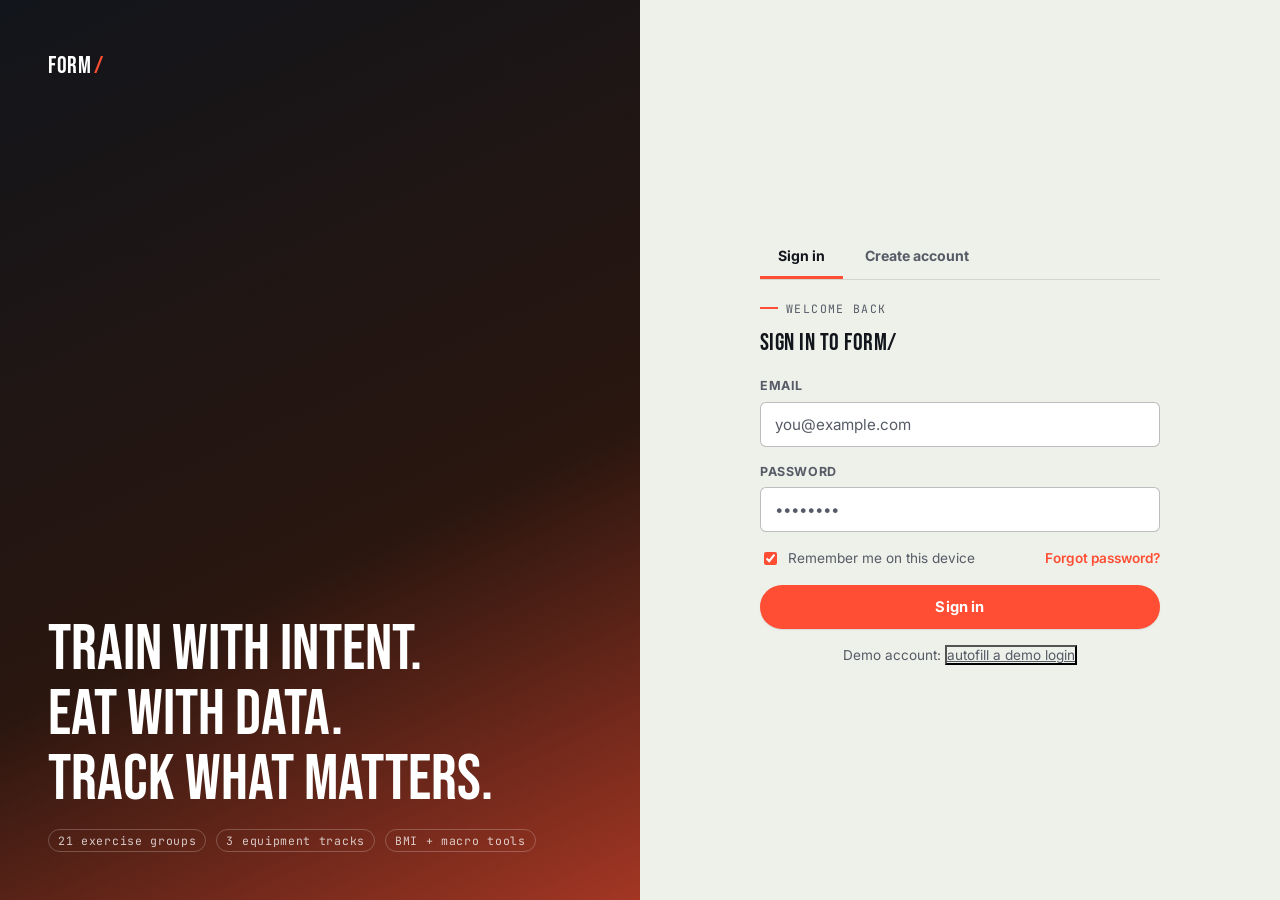
<file: index.html>
<!DOCTYPE html>
<html lang="en">
<head>
<meta charset="UTF-8">
<meta name="viewport" content="width=device-width, initial-scale=1.0">
<title>FORM/ — Fitness, Nutrition & Weight Tracker</title>
<link rel="stylesheet" href="style.css">
</head>
<body>
<a class="skip-link" href="#main-content">Skip to content</a>
<div id="authView">
<a class="skip-link" href="#authBox">Skip to sign-in form</a>

<div class="auth-shell">
  <section class="auth-visual" aria-hidden="true">
    <div class="wordmark">FORM<span>/</span></div>
    <div>
      <p class="big-line">Train with intent.<br>Eat with data.<br>Track what matters.</p>
      <p class="counter-row mt-16">
        <span class="rep-tick" style="border-color:rgba(255,255,255,.3);color:#fff;">21 exercise groups</span>
        <span class="rep-tick" style="border-color:rgba(255,255,255,.3);color:#fff;">3 equipment tracks</span>
        <span class="rep-tick" style="border-color:rgba(255,255,255,.3);color:#fff;">BMI + macro tools</span>
      </p>
    </div>
  </section>

  <section class="auth-form-side">
    <div class="auth-box" id="authBox">
      <div class="wordmark mb-16" style="display:none" id="mobileWordmark">FORM<span>/</span></div>
      <div class="tabs" role="tablist" aria-label="Authentication">
        <button class="tab-btn active" id="tabSignin" role="tab" aria-selected="true" aria-controls="panelSignin">Sign in</button>
        <button class="tab-btn" id="tabSignup" role="tab" aria-selected="false" aria-controls="panelSignup">Create account</button>
      </div>

      <!-- SIGN IN -->
      <div class="tab-panel active" id="panelSignin">
        <p class="eyebrow">Welcome back</p>
        <h2 class="mb-16">Sign in to FORM/</h2>
        <form id="signinForm" autocomplete="on">
          <div class="field">
            <label for="siEmail">Email</label>
            <input type="email" id="siEmail" name="email" autocomplete="email" placeholder="you@example.com" required>
          </div>
          <div class="field">
            <label for="siPassword">Password</label>
            <input type="password" id="siPassword" name="password" autocomplete="current-password" placeholder="••••••••" required minlength="4">
          </div>
          <div class="flex justify-between items-center mb-16">
            <label class="checkline"><input type="checkbox" id="rememberMe" checked> Remember me on this device</label>
            <a href="#" class="text-sm" id="forgotLink" style="color:var(--accent);font-weight:600;">Forgot password?</a>
          </div>
          <button type="submit" class="btn btn-primary btn-block">Sign in</button>
          <p class="text-sm text-dim text-center mt-16">Demo account: <button type="button" id="fillDemo" class="btn-ghost" style="text-decoration:underline;padding:0;font-size:.85rem;">autofill a demo login</button></p>
        </form>
      </div>

      <!-- SIGN UP -->
      <div class="tab-panel" id="panelSignup">
        <p class="eyebrow">Onboarding · Step <span id="stepNum">1</span> of 3</p>
        <h2 class="mb-16" id="signupHeading">Create your account</h2>

        <form id="signupForm" autocomplete="on" novalidate>
          <!-- Step 1: account -->
          <div class="signup-step" data-step="1">
            <div class="field">
              <label for="suName">Full name</label>
              <input type="text" id="suName" name="name" autocomplete="name" placeholder="Jordan Lee" required>
            </div>
            <div class="field">
              <label for="suEmail">Email</label>
              <input type="email" id="suEmail" name="email" autocomplete="email" placeholder="you@example.com" required>
            </div>
            <div class="field">
              <label for="suPassword">Password</label>
              <input type="password" id="suPassword" name="new-password" autocomplete="new-password" placeholder="At least 6 characters" required minlength="6">
            </div>
          </div>

          <!-- Step 2: profile / questionnaire -->
          <div class="signup-step hidden" data-step="2">
            <fieldset>
              <legend>About you</legend>
              <div class="grid grid-2">
                <div class="field">
                  <label for="suGender">Gender</label>
                  <select id="suGender" name="gender">
                    <option value="female">Female</option>
                    <option value="male">Male</option>
                    <option value="non-binary">Non-binary</option>
                    <option value="prefer-not">Prefer not to say</option>
                  </select>
                  <span class="hint">Used to tailor suggested exercise splits.</span>
                </div>
                <div class="field">
                  <label for="suAge">Age</label>
                  <input type="number" id="suAge" name="age" min="13" max="100" placeholder="27" required>
                </div>
                <div class="field">
                  <label for="suHeight">Height (cm)</label>
                  <input type="number" id="suHeight" name="height" min="100" max="250" placeholder="170">
                </div>
                <div class="field">
                  <label for="suWeight">Current weight (kg)</label>
                  <input type="number" id="suWeight" name="weight" min="30" max="300" placeholder="68">
                </div>
              </div>
            </fieldset>
          </div>

          <!-- Step 3: fitness questionnaire -->
          <div class="signup-step hidden" data-step="3">
            <fieldset>
              <legend>Fitness questionnaire</legend>
              <div class="field">
                <label for="suLevel">Current fitness level</label>
                <select id="suLevel" name="fitnessLevel">
                  <option value="beginner">Beginner — new to structured training</option>
                  <option value="intermediate">Intermediate — train 3–6 months+</option>
                  <option value="advanced">Advanced — train 1 year+</option>
                </select>
              </div>
              <div class="field">
                <label for="suGoal">Primary goal</label>
                <select id="suGoal" name="goal">
                  <option value="weight-loss">Lose weight</option>
                  <option value="muscle-gain">Build muscle</option>
                  <option value="general-fitness">General fitness</option>
                  <option value="endurance">Improve endurance</option>
                  <option value="mobility">Mobility / rehab</option>
                </select>
              </div>
              <div class="field">
                <label for="suTargetWeight">Target weight (kg) — optional</label>
                <input type="number" id="suTargetWeight" name="targetWeight" min="30" max="300" placeholder="65">
              </div>
              <div class="field">
                <label for="suEquip">Preferred equipment access</label>
                <select id="suEquip" name="equipment">
                  <option value="none">No equipment (bodyweight only)</option>
                  <option value="everyday">Everyday items (chairs, towels, stairs)</option>
                  <option value="gym">Full gym access</option>
                </select>
              </div>
              <div class="field">
                <label for="suFreq">Target workouts per week</label>
                <input type="range" id="suFreq" name="frequency" min="1" max="7" value="3" oninput="document.getElementById('freqOut').textContent=this.value">
                <span class="text-sm text-dim">Selected: <strong id="freqOut">3</strong> / week</span>
              </div>
              <div class="field">
                <label for="suMedical">Medical limitations or injuries (optional)</label>
                <textarea id="suMedical" name="medical" rows="2" placeholder="e.g. lower back sensitivity, knee surgery in 2022…"></textarea>
                <span class="hint">Shared only with your own account — used to flag exercises to approach carefully.</span>
              </div>
            </fieldset>
          </div>

          <div class="flex justify-between mt-16">
            <button type="button" class="btn btn-outline" id="stepBack" style="visibility:hidden;">Back</button>
            <button type="button" class="btn btn-dark" id="stepNext">Continue</button>
            <button type="submit" class="btn btn-primary hidden" id="stepSubmit">Create account</button>
          </div>
          <label class="checkline mt-16"><input type="checkbox" id="rememberMeSignup" checked> Keep me signed in on this device</label>
        </form>
      </div>
    </div>
  </section>
</div>
</div>
<div id="appShell" class="app-shell hidden">
  <nav id="sidenav-mount" aria-label="Primary"></nav>
  <div class="main-col">
    <header id="topbar-mount"></header>
    <main class="content" id="main-content">
<section class="view" data-view="dashboard" id="view-dashboard">
<div class="section-head">
        <div>
          <p class="eyebrow" id="dateEyebrow">Today</p>
          <h2 id="greeting">Welcome back</h2>
        </div>
        <div class="flex gap-8">
          <a href="#calendar" class="btn btn-outline">▦ View calendar</a>
          <a href="#builder" class="btn btn-primary">✚ Build a routine</a>
        </div>
      </div>

      <div class="grid grid-4 mb-16" id="statCards">
        <!-- filled by JS -->
      </div>

      <div class="grid" style="grid-template-columns:1.3fr 1fr;" id="dashTop">
        <div class="card card-pad-l">
          <div class="section-head" style="margin-bottom:14px;">
            <h3 style="font-family:var(--display);font-size:1.4rem;">This week's schedule</h3>
            <a href="#calendar" class="text-sm" style="color:var(--accent);font-weight:700;">Edit calendar →</a>
          </div>
          <div id="weekList" class="flex" style="flex-direction:column;gap:10px;"></div>
        </div>

        <div class="card card-pad-l text-center">
          <h3 style="font-family:var(--display);font-size:1.4rem;margin-bottom:14px;">Weekly goal progress</h3>
          <div class="ring-wrap" style="margin:0 auto;">
            <svg viewBox="0 0 120 120">
              <circle class="ring-bg" cx="60" cy="60" r="50"></circle>
              <circle class="ring-fg" id="ringFg" cx="60" cy="60" r="50" stroke-dasharray="314" stroke-dashoffset="314"></circle>
            </svg>
            <div class="ring-mid"><b id="ringLabel">0/3</b><small>WORKOUTS</small></div>
          </div>
          <p class="text-sm text-dim mt-16" id="ringHint">Log a workout on your calendar to fill the ring.</p>
        </div>
      </div>

      <div class="grid grid-2 mt-24">
        <div class="card card-pad-l">
          <h3 style="font-family:var(--display);font-size:1.4rem;margin-bottom:14px;">Goal setting</h3>
          <form id="goalForm">
            <div class="grid grid-2">
              <div class="field">
                <label for="goalTargetWeight">Target weight (kg)</label>
                <input type="number" id="goalTargetWeight" min="30" max="300">
              </div>
              <div class="field">
                <label for="goalFrequency">Weekly workout frequency</label>
                <input type="number" id="goalFrequency" min="1" max="14">
              </div>
            </div>
            <div class="field">
              <label for="goalMilestone">Strength milestone</label>
              <input type="text" id="goalMilestone" placeholder="e.g. Bodyweight push-up x20, 60kg squat…">
            </div>
            <button class="btn btn-dark" type="submit">Save goals</button>
          </form>
        </div>

        <div class="card card-pad-l">
          <h3 style="font-family:var(--display);font-size:1.4rem;margin-bottom:14px;">Quick links</h3>
          <div class="grid grid-2 gap-12">
            <a href="#exercises" class="chip" style="justify-content:center;padding:16px;">✚ Exercise Library</a>
            <a href="#nutrition" class="chip" style="justify-content:center;padding:16px;">● Log food</a>
            <a href="#calculator" class="chip" style="justify-content:center;padding:16px;">∆ BMI Calculator</a>
            <a href="#community" class="chip" style="justify-content:center;padding:16px;">◐ Forums</a>
          </div>
          <hr class="rule">
          <p class="text-sm text-dim">Signed in as <strong id="miniEmail"></strong>. Your data is saved locally in this browser only (no server / no account sync).</p>
        </div>
      </div>
</section>

<section class="view hidden" data-view="exercises" id="view-exercises">
<div class="section-head">
        <div>
          <p class="eyebrow">Exercise library</p>
          <h2>Find your next move</h2>
        </div>
        <div class="flex gap-8 items-center">
          <span class="text-sm text-dim">Tailor for:</span>
          <div class="tabs" style="margin:0;border:none;" id="genderToggle">
            <button class="chip" data-g="all">Everyone</button>
            <button class="chip" data-g="female">Female</button>
            <button class="chip" data-g="male">Male</button>
          </div>
        </div>
      </div>

      <div class="card mb-16" id="anatomyCard">
        <div class="anatomy-wrap">
          <svg class="anatomy-svg" viewBox="0 0 100 220" role="img" aria-label="Clickable body map to filter exercises by muscle group">
            <circle class="part" data-target="full body" cx="50" cy="18" r="14"></circle>
            <rect class="part" data-target="chest" x="30" y="40" width="40" height="22" rx="6"></rect>
            <rect class="part" data-target="biceps" x="14" y="44" width="14" height="34" rx="6"></rect>
            <rect class="part" data-target="triceps" x="72" y="44" width="14" height="34" rx="6"></rect>
            <rect class="part" data-target="abs" x="34" y="64" width="32" height="34" rx="5"></rect>
            <rect class="part" data-target="back" x="30" y="40" width="40" height="58" rx="6" style="opacity:.001;" data-note="layer"></rect>
            <rect class="part" data-target="glutes" x="32" y="100" width="36" height="18" rx="7"></rect>
            <rect class="part" data-target="quads" x="30" y="120" width="17" height="46" rx="7"></rect>
            <rect class="part" data-target="quads" x="53" y="120" width="17" height="46" rx="7"></rect>
            <rect class="part" data-target="hamstrings" x="30" y="150" width="17" height="30" rx="7" style="opacity:.001;"></rect>
            <rect class="part" data-target="hamstrings" x="53" y="150" width="17" height="30" rx="7" style="opacity:.001;"></rect>
            <rect class="part" data-target="lower back" x="34" y="94" width="32" height="10" rx="4"></rect>
          </svg>
          <div style="flex:1;min-width:220px;">
            <h3 style="font-family:var(--display);font-size:1.3rem;">Interactive anatomy map</h3>
            <p class="text-sm text-dim mt-8">Click a muscle group on the figure to instantly filter the library below. Currently showing: <strong id="anatomyLabel">all muscle groups</strong>.</p>
            <button class="btn btn-outline btn-sm mt-8" id="clearAnatomy">Clear muscle filter</button>
          </div>
        </div>
      </div>

      <div class="grid" style="grid-template-columns:260px 1fr;align-items:start;gap:22px;">
        <!-- Filter sidebar -->
        <aside class="card resizable" aria-label="Filters">
          <h3 style="font-family:var(--display);font-size:1.2rem;margin-bottom:10px;">Filters</h3>

          <div class="field">
            <label>Equipment</label>
            <div class="flex gap-8" style="flex-wrap:wrap;">
              <label class="chip"><input type="radio" name="equip" value="all" checked>All</label>
              <label class="chip"><input type="radio" name="equip" value="none">No equipment</label>
              <label class="chip"><input type="radio" name="equip" value="everyday">Everyday items</label>
              <label class="chip"><input type="radio" name="equip" value="gym">Gym</label>
            </div>
          </div>

          <div class="field">
            <label>Difficulty</label>
            <div class="flex gap-8" style="flex-wrap:wrap;">
              <label class="chip"><input type="radio" name="level" value="all" checked>All</label>
              <label class="chip"><input type="radio" name="level" value="beginner">Beginner</label>
              <label class="chip"><input type="radio" name="level" value="intermediate">Intermediate</label>
            </div>
          </div>

          <div class="field">
            <label>Body region</label>
            <select id="typeSelect">
              <option value="all">All types</option>
              <option value="Upper Body">Upper Body</option>
              <option value="Lower Body">Lower Body</option>
              <option value="Core">Core</option>
              <option value="Cardio">Cardio</option>
            </select>
          </div>

          <div class="field">
            <label>Duration</label>
            <select id="durationSelect">
              <option value="all">Any length</option>
              <option value="short">Under 7 min</option>
              <option value="medium">7–9 min</option>
              <option value="long">10 min+</option>
            </select>
          </div>

          <div class="field">
            <label for="searchBox">Search</label>
            <input type="search" id="searchBox" placeholder="e.g. squat, back…">
          </div>

          <div class="field">
            <label class="checkline"><input type="checkbox" id="favOnly"> Favorites only</label>
          </div>
          <p class="resize-hint">↘ drag corner to resize this panel</p>
        </aside>

        <!-- Results -->
        <div>
          <div class="flex justify-between items-center mb-16">
            <p class="text-sm text-dim" id="resultCount">Showing all exercises</p>
            <button class="btn btn-primary btn-sm" id="addExerciseBtn" style="display:none;">+ Add exercise</button>
          </div>
          <div id="exerciseGroups"></div>
        </div>
      </div>
</section>

<section class="view hidden" data-view="builder" id="view-builder">
<div class="section-head">
        <div>
          <p class="eyebrow">Custom routine</p>
          <h2>Build your workout</h2>
        </div>
        <div class="flex gap-8">
          <input type="text" id="routineName" placeholder="Routine name…" style="width:220px;">
          <button class="btn btn-outline" id="saveRoutineBtn">💾 Save routine</button>
          <button class="btn btn-outline" id="printRoutineBtn">🖨 Print routine</button>
          <button class="btn btn-primary" id="startTimerBtn">▶ Start workout</button>
        </div>
      </div>

      <div class="builder-cols">
        <div>
          <h3 style="font-family:var(--display);font-size:1.2rem;margin-bottom:10px;">Exercise pool</h3>
          <input type="search" id="poolSearch" placeholder="Filter exercises…" class="mb-16">
          <div class="builder-list" id="poolList"></div>
        </div>
        <div>
          <h3 style="font-family:var(--display);font-size:1.2rem;margin-bottom:10px;">Your routine <span class="text-dim" style="font-family:var(--body);font-size:.85rem;">(drag to reorder)</span></h3>
          <div class="builder-list" id="routineList"><p class="text-dim text-sm" id="emptyHint">Drag exercises here to build your routine.</p></div>
        </div>
      </div>

      <hr class="rule">
      <h3 style="font-family:var(--display);font-size:1.2rem;margin-bottom:10px;">Saved routines</h3>
      <div class="grid grid-3" id="savedRoutines"></div>
</section>

<section class="view hidden" data-view="calculator" id="view-calculator">
<div class="section-head">
        <div>
          <p class="eyebrow">Health tools</p>
          <h2>BMI, BMR & weight tracker</h2>
        </div>
        <div class="flex gap-8 items-center">
          <span class="text-sm text-dim">Units:</span>
          <div class="flex gap-8">
            <button class="chip active" id="unitMetric">Metric (kg/cm)</button>
            <button class="chip" id="unitImperial">Imperial (lb/in)</button>
          </div>
        </div>
      </div>

      <div class="grid" style="grid-template-columns:1fr 1fr;">
        <div class="card card-pad-l">
          <h3 style="font-family:var(--display);font-size:1.4rem;">BMI & BMR calculator</h3>
          <p class="text-sm text-dim mb-16">Calculated instantly in your browser — nothing is sent anywhere.</p>
          <form id="calcForm">
            <div class="grid grid-2">
              <div class="field"><label for="cAge">Age</label><input type="number" id="cAge" min="13" max="100" required></div>
              <div class="field"><label for="cGender">Biological sex (for BMR)</label>
                <select id="cGender"><option value="female">Female</option><option value="male">Male</option></select>
              </div>
              <div class="field"><label for="cHeight" id="heightLbl">Height (cm)</label><input type="number" id="cHeight" min="1" required></div>
              <div class="field"><label for="cWeight" id="weightLbl">Weight (kg)</label><input type="number" id="cWeight" min="1" step="0.1" required></div>
            </div>
            <div class="field">
              <label for="cActivity">Activity level</label>
              <select id="cActivity">
                <option value="1.2">Sedentary (little/no exercise)</option>
                <option value="1.375">Light (1–3 days/week)</option>
                <option value="1.55" selected>Moderate (3–5 days/week)</option>
                <option value="1.725">Active (6–7 days/week)</option>
                <option value="1.9">Very active (physical job + training)</option>
              </select>
            </div>
            <button class="btn btn-primary btn-block" type="submit">Calculate</button>
          </form>

          <div id="calcResults" class="mt-24 hidden">
            <hr class="rule">
            <div class="grid grid-3">
              <div class="stat-card"><span class="stat-label">BMI</span><span class="stat-num" id="rBmi">–</span><span class="stat-delta" id="rBmiCat">–</span></div>
              <div class="stat-card"><span class="stat-label">BMR</span><span class="stat-num" id="rBmr">–</span><span class="stat-delta">kcal/day at rest</span></div>
              <div class="stat-card"><span class="stat-label">Maintenance</span><span class="stat-num" id="rTdee">–</span><span class="stat-delta">kcal/day (TDEE)</span></div>
            </div>
            <div class="grid grid-3 mt-16">
              <div class="card" style="padding:14px;text-align:center;"><div class="stat-label">Protein</div><div class="stat-num" style="font-size:1.6rem;" id="rProtein">–</div><div class="text-sm text-dim">grams/day</div></div>
              <div class="card" style="padding:14px;text-align:center;"><div class="stat-label">Carbs</div><div class="stat-num" style="font-size:1.6rem;" id="rCarbs">–</div><div class="text-sm text-dim">grams/day</div></div>
              <div class="card" style="padding:14px;text-align:center;"><div class="stat-label">Fat</div><div class="stat-num" style="font-size:1.6rem;" id="rFat">–</div><div class="text-sm text-dim">grams/day</div></div>
            </div>
            <p class="text-sm text-dim mt-16">Estimates use the Mifflin–St Jeor equation. For weight loss, aim ~15–20% below maintenance; for weight gain, ~10–15% above. These are general estimates, not medical advice.</p>
          </div>
        </div>

        <div class="card card-pad-l">
          <div class="section-head" style="margin-bottom:10px;">
            <h3 style="font-family:var(--display);font-size:1.4rem;">Weight tracker</h3>
          </div>
          <canvas id="weightChart" width="560" height="220" role="img" aria-label="Line chart of weight over time"></canvas>
          <form id="logWeightForm" class="flex gap-8 mt-16 items-end">
            <div class="field" style="margin-bottom:0;flex:1;"><label for="wDate">Date</label><input type="date" id="wDate" required></div>
            <div class="field" style="margin-bottom:0;flex:1;"><label for="wVal" id="wValLbl">Weight (kg)</label><input type="number" id="wVal" min="1" step="0.1" required></div>
            <button class="btn btn-dark" type="submit">Log</button>
          </form>
          <div class="mt-16">
            <table>
              <thead><tr><th>Date</th><th>Weight</th><th></th></tr></thead>
              <tbody id="weightTableBody"></tbody>
            </table>
          </div>
          <button class="btn btn-outline btn-sm mt-16" id="exportWeightBtn">⬇ Export weight history (CSV)</button>
        </div>
      </div>
</section>

<section class="view hidden" data-view="calendar" id="view-calendar">
<div class="section-head">
        <div>
          <p class="eyebrow">Plan ahead</p>
          <h2 id="monthLabel">Calendar</h2>
        </div>
        <div class="flex gap-8">
          <button class="btn btn-outline" id="prevMonth">← Prev</button>
          <button class="btn btn-outline" id="nextMonth">Next →</button>
        </div>
      </div>

      <div class="grid" style="grid-template-columns:1fr 280px;align-items:start;">
        <div class="card">
          <div class="cal-grid mb-16">
            <div class="cal-dow">Sun</div><div class="cal-dow">Mon</div><div class="cal-dow">Tue</div><div class="cal-dow">Wed</div><div class="cal-dow">Thu</div><div class="cal-dow">Fri</div><div class="cal-dow">Sat</div>
          </div>
          <div class="cal-grid" id="calGrid"></div>
          <p class="text-sm text-dim mt-16">Drag a workout chip from the tray onto any day, or click a day to add one directly. Click a scheduled item to mark it done.</p>
        </div>

        <aside class="card">
          <h3 style="font-family:var(--display);font-size:1.2rem;">Drag onto a day</h3>
          <p class="text-sm text-dim mb-16">Your favorited exercises appear here.</p>
          <div id="dragTray" class="flex" style="flex-direction:column;gap:8px;"></div>
          <hr class="rule">
          <button class="btn btn-outline btn-block" id="exportCalBtn">⬇ Export schedule (CSV)</button>
        </aside>
      </div>
</section>

<section class="view hidden" data-view="nutrition" id="view-nutrition">
<div class="section-head">
        <div>
          <p class="eyebrow">Fuel</p>
          <h2>Nutrition tracker</h2>
        </div>
        <input type="date" id="logDate">
      </div>

      <div class="grid grid-4 mb-16" id="nutriStats"></div>

      <div class="tabs">
        <button class="tab-btn active" data-tab="log">Today's log</button>
        <button class="tab-btn" data-tab="database">Food database</button>
        <button class="tab-btn" data-tab="recipes">Recipes</button>
        <button class="tab-btn" data-tab="shopping">Shopping list</button>
      </div>

      <div class="tab-panel active" id="panel-log">
        <div class="card mb-16">
          <h3 style="font-family:var(--display);font-size:1.2rem;margin-bottom:12px;">Log a custom food</h3>
          <form id="customFoodForm" class="grid grid-4" style="align-items:end;">
            <div class="field" style="margin:0;"><label>Food / ingredients</label><input type="text" id="cfName" required placeholder="e.g. Turkey wrap"></div>
            <div class="field" style="margin:0;"><label>Calories</label><input type="number" id="cfKcal" required min="0"></div>
            <div class="field" style="margin:0;"><label>Protein (g)</label><input type="number" id="cfProtein" min="0" value="0"></div>
            <div class="field" style="margin:0;"><label>Carbs (g)</label><input type="number" id="cfCarbs" min="0" value="0"></div>
          </form>
          <div class="grid grid-4 mt-8" style="align-items:end;">
            <div class="field" style="margin:0;"><label>Fat (g)</label><input type="number" id="cfFat" min="0" value="0"></div>
            <div class="field" style="margin:0;grid-column:span 2;"><label>Ingredients (optional)</label><input type="text" id="cfIngredients" placeholder="whole wheat wrap, turkey, lettuce…"></div>
            <button class="btn btn-primary" id="cfSubmit" type="submit" form="customFoodForm">+ Add to log</button>
          </div>
        </div>
        <table>
          <thead><tr><th>Food</th><th>Kcal</th><th>Protein</th><th>Carbs</th><th>Fat</th><th></th></tr></thead>
          <tbody id="logTableBody"></tbody>
        </table>
      </div>

      <div class="tab-panel" id="panel-database">
        <input type="search" id="foodSearch" placeholder="Search the food database…" class="mb-16">
        <div class="grid grid-3" id="foodDbGrid"></div>
      </div>

      <div class="tab-panel" id="panel-recipes">
        <div class="grid grid-auto" id="recipeGrid"></div>
      </div>

      <div class="tab-panel" id="panel-shopping">
        <p class="text-dim mb-16">Ingredients pulled from the recipes you've added to your shopping list.</p>
        <div id="shoppingList" class="card"></div>
        <button class="btn btn-outline btn-sm mt-16" id="clearShopping">Clear list</button>
        <button class="btn btn-dark btn-sm mt-16" id="printShopping">🖨 Print / save as PDF</button>
      </div>
</section>

<section class="view hidden" data-view="community" id="view-community">
<div class="section-head">
        <div>
          <p class="eyebrow">Community</p>
          <h2>Forums, leaderboard & feedback</h2>
        </div>
      </div>

      <div class="tabs">
        <button class="tab-btn active" data-tab="forum">Discussion forum</button>
        <button class="tab-btn" data-tab="leaderboard">Leaderboard</button>
        <button class="tab-btn" data-tab="trainer">Trainer tips</button>
        <button class="tab-btn" data-tab="feedback">Comments / complaints / suggestions</button>
      </div>

      <div class="tab-panel active" id="panel-forum">
        <div class="grid" style="grid-template-columns:200px 1fr;">
          <div>
            <h4 class="text-sm text-dim" style="text-transform:uppercase;letter-spacing:.06em;margin-bottom:8px;">Topics</h4>
            <div id="topicList" class="flex" style="flex-direction:column;gap:4px;"></div>
          </div>
          <div>
            <form id="threadForm" class="card mb-16">
              <div class="field"><label for="threadTitle">Start a new thread</label><input type="text" id="threadTitle" placeholder="Give it a clear title…" required></div>
              <div class="field"><label for="threadBody">Message</label><textarea id="threadBody" rows="3" required placeholder="Share advice, ask a question, or post encouragement…"></textarea></div>
              <select id="threadTopic" style="width:200px;display:inline-block;">
                <option>General</option><option>Nutrition</option><option>Strength Training</option><option>Cardio</option><option>Motivation</option>
              </select>
              <button class="btn btn-primary" type="submit" style="margin-left:8px;">Post thread</button>
            </form>
            <div id="threadsWrap"></div>
          </div>
        </div>
      </div>

      <div class="tab-panel" id="panel-leaderboard">
        <div class="card">
          <table>
            <thead><tr><th>#</th><th>Member</th><th>Streak</th><th>Workouts this week</th></tr></thead>
            <tbody id="leaderboardBody"></tbody>
          </table>
        </div>
        <p class="text-sm text-dim mt-16">Leaderboard ranks registered accounts on this browser by current streak. Toggle visibility of your own stats in Settings.</p>
      </div>

      <div class="tab-panel" id="panel-trainer">
        <div class="grid" style="grid-template-columns:1.4fr 1fr;">
          <div>
            <h3 style="font-family:var(--display);font-size:1.3rem;margin-bottom:12px;">Latest from our trainers</h3>
            <div id="trainerPosts"></div>
          </div>
          <div>
            <div class="card">
              <h3 style="font-family:var(--display);font-size:1.2rem;margin-bottom:10px;">Live Q&A</h3>
              <p class="text-sm text-dim mb-16">Next session: <strong id="qaTime">Friday · 6:00 PM</strong>. Submit a question ahead of time and trainers will answer live.</p>
              <form id="qaForm">
                <div class="field"><label for="qaQuestion">Your question</label><textarea id="qaQuestion" rows="3" required></textarea></div>
                <button class="btn btn-primary btn-block" type="submit">Submit question</button>
              </form>
              <div id="qaList" class="mt-16"></div>
            </div>
          </div>
        </div>
      </div>

      <div class="tab-panel" id="panel-feedback">
        <div class="grid" style="grid-template-columns:1fr 1.3fr;">
          <div class="card">
            <h3 style="font-family:var(--display);font-size:1.3rem;margin-bottom:12px;">Send feedback</h3>
            <form id="feedbackForm">
              <div class="field">
                <label for="fbType">Type</label>
                <select id="fbType"><option value="Suggestion">Suggestion</option><option value="Comment">Comment</option><option value="Complaint">Complaint</option><option value="Bug report">Bug report</option></select>
              </div>
              <div class="field"><label for="fbSubject">Subject</label><input type="text" id="fbSubject" required></div>
              <div class="field"><label for="fbMessage">Message</label><textarea id="fbMessage" rows="4" required></textarea></div>
              <button class="btn btn-primary btn-block" type="submit">Submit</button>
            </form>
          </div>
          <div>
            <h3 style="font-family:var(--display);font-size:1.3rem;margin-bottom:12px;">Recent submissions</h3>
            <div id="feedbackList"></div>
          </div>
        </div>
      </div>
</section>

<section class="view hidden" data-view="pricing" id="view-pricing">
<div class="section-head">
        <div><p class="eyebrow">Membership</p><h2>Plans & billing</h2></div>
        <span class="tag tag-level" id="currentPlanTag">Current plan: Free</span>
      </div>

      <div class="card mb-16" style="background:var(--paper-soft);border-style:dashed;">
        <p class="text-sm text-dim">This is a front-end demo — no real payment is processed. Selecting a plan simply stores your choice locally so the rest of the site can reflect it.</p>
      </div>

      <div class="grid grid-3">
        <div class="price-card">
          <h3 style="font-family:var(--display);font-size:1.4rem;">Free</h3>
          <div class="price-num">$0</div>
          <p class="text-dim text-sm">forever</p>
          <ul>
            <li>Full exercise library</li>
            <li>Weight & BMI tracking</li>
            <li>Basic nutrition log</li>
            <li>Community forums</li>
          </ul>
          <button class="btn btn-outline btn-block" data-plan="free">Current plan</button>
        </div>
        <div class="price-card featured">
          <span class="featured-badge">MOST POPULAR</span>
          <h3 style="font-family:var(--display);font-size:1.4rem;">Plus</h3>
          <div class="price-num">$9<span style="font-size:1rem;">/mo</span></div>
          <p class="text-dim text-sm">or $79/year — 2 months free</p>
          <ul>
            <li>Everything in Free</li>
            <li>Drag-and-drop routine builder</li>
            <li>Recipe repository & shopping lists</li>
            <li>Data export (CSV / PDF)</li>
            <li>7-day free trial</li>
          </ul>
          <button class="btn btn-primary btn-block" data-plan="plus">Start free trial</button>
        </div>
        <div class="price-card">
          <h3 style="font-family:var(--display);font-size:1.4rem;">Coach</h3>
          <div class="price-num">$19<span style="font-size:1rem;">/mo</span></div>
          <p class="text-dim text-sm">for dedicated athletes</p>
          <ul>
            <li>Everything in Plus</li>
            <li>Trainer tips & live Q&A access</li>
            <li>Leaderboard highlighting</li>
            <li>Priority support</li>
          </ul>
          <button class="btn btn-dark btn-block" data-plan="coach">Upgrade to Coach</button>
        </div>
      </div>

      <div class="card card-pad-l mt-24" style="max-width:460px;">
        <h3 style="font-family:var(--display);font-size:1.2rem;margin-bottom:12px;">Have a promo code?</h3>
        <form id="promoForm" class="flex gap-8">
          <input type="text" id="promoInput" placeholder="e.g. FORM20" style="flex:1;">
          <button class="btn btn-outline" type="submit">Apply</button>
        </form>
        <p class="text-sm text-dim mt-8" id="promoResult"></p>
      </div>
</section>

<section class="view hidden" data-view="settings" id="view-settings">
<div class="section-head"><div><p class="eyebrow">Account</p><h2>Settings</h2></div></div>

      <div class="card card-pad-l mb-16">
        <h3 style="font-family:var(--display);font-size:1.3rem;margin-bottom:14px;">Profile photo</h3>
        <div class="flex items-center gap-16">
          <span class="avatar" id="avatarPreview" style="width:64px;height:64px;font-size:1.3rem;background:var(--accent);"></span>
          <div>
            <button class="btn btn-outline btn-sm" id="uploadAvatarBtn">Upload photo</button>
            <button class="btn btn-ghost btn-sm" id="removeAvatarBtn">Remove</button>
          </div>
        </div>
      </div>

      <div class="card card-pad-l mb-16">
        <h3 style="font-family:var(--display);font-size:1.3rem;margin-bottom:14px;">Personal details</h3>
        <form id="profileForm">
          <div class="grid grid-2">
            <div class="field"><label for="pName">Full name</label><input type="text" id="pName" autocomplete="name" required></div>
            <div class="field"><label for="pEmail">Email</label><input type="email" id="pEmail" autocomplete="email" required></div>
            <div class="field"><label for="pGender">Gender</label>
              <select id="pGender"><option value="female">Female</option><option value="male">Male</option><option value="non-binary">Non-binary</option><option value="prefer-not">Prefer not to say</option></select>
            </div>
            <div class="field"><label for="pAge">Age</label><input type="number" id="pAge" min="13" max="100"></div>
            <div class="field"><label for="pHeight">Height (cm)</label><input type="number" id="pHeight"></div>
            <div class="field"><label for="pEquip">Preferred equipment</label>
              <select id="pEquip"><option value="none">No equipment</option><option value="everyday">Everyday items</option><option value="gym">Gym</option></select>
            </div>
          </div>
          <div class="field"><label for="pMedical">Medical limitations / injuries</label><textarea id="pMedical" rows="2"></textarea></div>
          <button class="btn btn-primary" type="submit">Save changes</button>
        </form>
      </div>

      <div class="card card-pad-l mb-16">
        <h3 style="font-family:var(--display);font-size:1.3rem;margin-bottom:14px;">Preferences</h3>
        <div class="flex justify-between items-center mb-16">
          <span>Dark mode</span>
          <button class="theme-switch" id="settingsThemeBtn"></button>
        </div>
        <div class="flex justify-between items-center">
          <span>Stay signed in on this device</span>
          <input type="checkbox" id="staySignedIn">
        </div>
      </div>

      <div class="card card-pad-l mb-16">
        <h3 style="font-family:var(--display);font-size:1.3rem;margin-bottom:14px;">Export your data</h3>
        <p class="text-sm text-dim mb-16">Download your logged history as CSV, or a print-ready PDF summary.</p>
        <div class="flex gap-8">
          <button class="btn btn-outline" id="exportAllCsv">⬇ Export all history (CSV)</button>
          <button class="btn btn-outline" id="exportPdf">🖨 Print / save as PDF</button>
        </div>
      </div>

      <div class="card card-pad-l" style="border-color:rgba(255,78,51,.4);">
        <h3 style="font-family:var(--display);font-size:1.3rem;margin-bottom:10px;color:var(--accent);">Danger zone</h3>
        <p class="text-sm text-dim mb-16">Permanently delete your account and all locally stored data.</p>
        <button class="btn btn-outline" id="deleteAccountBtn" style="border-color:var(--accent);color:var(--accent);">Delete account</button>
      </div>
</section>

<section class="view hidden" data-view="admin" id="view-admin">
<div class="section-head">
        <div><p class="eyebrow">Full access</p><h2>Admin — edit the site</h2></div>
        <span class="pill-badge">ADMIN</span>
      </div>

      <div id="deniedPanel" class="card card-pad-l hidden text-center">
        <h3 style="font-family:var(--display);font-size:1.4rem;">Admin access required</h3>
        <p class="text-dim mt-8">The first account created in this browser is automatically the demo admin. Sign in with that account to manage site content.</p>
      </div>

      <div id="adminBody" class="hidden">
        <div class="tabs">
          <button class="tab-btn active" data-tab="users">Members</button>
          <button class="tab-btn" data-tab="exercises">Exercise library</button>
          <button class="tab-btn" data-tab="foods">Food database</button>
          <button class="tab-btn" data-tab="moderation">Moderation</button>
        </div>

        <div class="tab-panel active" id="panel-users">
          <div class="card">
            <table>
              <thead><tr><th>Name</th><th>Email</th><th>Role</th><th>Joined</th><th>Streak</th><th></th></tr></thead>
              <tbody id="usersBody"></tbody>
            </table>
          </div>
        </div>

        <div class="tab-panel" id="panel-exercises">
          <div class="flex justify-between items-center mb-16">
            <p class="text-dim">Add, edit or remove exercises across the whole library.</p>
            <button class="btn btn-primary" id="addExAdminBtn">+ Add exercise</button>
          </div>
          <div class="card">
            <table>
              <thead><tr><th>Name</th><th>Type</th><th>Target</th><th>Equipment</th><th>Level</th><th></th></tr></thead>
              <tbody id="exBody"></tbody>
            </table>
          </div>
        </div>

        <div class="tab-panel" id="panel-foods">
          <form id="addFoodForm" class="card grid grid-4" style="align-items:end;margin-bottom:16px;">
            <div class="field" style="margin:0;"><label>Name</label><input type="text" id="afName" required></div>
            <div class="field" style="margin:0;"><label>Portion</label><input type="text" id="afPortion" placeholder="100 g" required></div>
            <div class="field" style="margin:0;"><label>Kcal</label><input type="number" id="afKcal" required></div>
            <button class="btn btn-primary" type="submit">+ Add food</button>
          </form>
          <div class="card">
            <table>
              <thead><tr><th>Name</th><th>Portion</th><th>Kcal</th><th></th></tr></thead>
              <tbody id="foodsBody"></tbody>
            </table>
          </div>
        </div>

        <div class="tab-panel" id="panel-moderation">
          <h3 style="font-family:var(--display);font-size:1.3rem;margin-bottom:10px;">Feedback inbox</h3>
          <div id="modFeedback" class="mb-24"></div>
          <h3 style="font-family:var(--display);font-size:1.3rem;margin-bottom:10px;">Forum threads</h3>
          <div id="modThreads"></div>
        </div>
      </div>
</section>
    </main>
    <footer class="site-footer">FORM/ — front-end demo. Data is saved locally in your browser when possible (see note if this preview can't); no backend, no real payments.</footer>
  </div>
</div>
<div id="timerOverlay" class="timer-overlay hidden">
  <p class="eyebrow" style="color:rgba(238,240,234,.6);" id="timerExerciseName">Exercise</p>
  <div class="timer-clock" id="timerClock">00:45</div>
  <div class="timer-bar-track"><div class="timer-bar-fill" id="timerBarFill"></div></div>
  <p class="text-sm" id="timerNext" style="color:rgba(238,240,234,.7);">Up next: —</p>
  <div class="timer-controls">
    <button class="btn btn-outline" id="timerPause" style="border-color:rgba(238,240,234,.4);color:#fff;">⏸ Pause</button>
    <button class="btn btn-outline" id="timerSkip" style="border-color:rgba(238,240,234,.4);color:#fff;">⏭ Skip</button>
    <button class="btn btn-primary" id="timerExit">✕ End workout</button>
  </div>
</div>
<script src="script.js"></script>
</body>
</html>
</file>
<file: style.css>
/* ==========================================================================
   FORM/ — Fitness & Nutrition Tracker
   Design tokens
   ========================================================================== */
@import url('https://fonts.googleapis.com/css2?family=Bebas+Neue&family=Inter:wght@400;500;600;700;800&family=JetBrains+Mono:wght@400;500;700&display=swap');

:root{
  /* -- palette -- */
  --ink:#12151b;
  --ink-soft:#1c212b;
  --paper:#eef0ea;
  --paper-soft:#f7f8f4;
  --line: rgba(18,21,27,0.12);
  --line-strong: rgba(18,21,27,0.28);

  --accent:#ff4e33;       /* effort / CTA */
  --accent-ink:#7a1f10;
  --health:#2fbf83;       /* nutrition / growth */
  --health-ink:#0d5c3a;
  --focus:#ffc53d;        /* streaks / warnings */
  --data:#3d7bff;         /* charts / data */

  --text:#12151b;
  --text-dim:#565b66;
  --surface:#ffffff;
  --surface-2:#ffffff;

  --radius-s:6px;
  --radius-m:12px;
  --radius-l:22px;

  --shadow-s:0 1px 2px rgba(18,21,27,.06), 0 1px 1px rgba(18,21,27,.04);
  --shadow-m:0 8px 24px rgba(18,21,27,.08);
  --shadow-l:0 24px 60px rgba(18,21,27,.16);

  --display:'Bebas Neue', 'Arial Narrow', sans-serif;
  --body:'Inter', system-ui, -apple-system, sans-serif;
  --mono:'JetBrains Mono', 'Courier New', monospace;

  --nav-w: 240px;
  --topbar-h: 68px;
  color-scheme: light;
}

[data-theme="dark"]{
  --ink:#eef0ea;
  --paper:#0d0f13;
  --paper-soft:#12151b;
  --line: rgba(238,240,234,0.12);
  --line-strong: rgba(238,240,234,0.28);
  --text:#eef0ea;
  --text-dim:#a3a8b3;
  --surface:#171a21;
  --surface-2:#1c212b;
  --shadow-m:0 8px 24px rgba(0,0,0,.4);
  --shadow-l:0 24px 60px rgba(0,0,0,.55);
  color-scheme: dark;
}

*,*::before,*::after{ box-sizing:border-box; }
html{ -webkit-text-size-adjust:100%; }
html,body{ height:100%; }
body{
  margin:0;
  background:var(--paper);
  color:var(--text);
  font-family:var(--body);
  font-size:16px;
  line-height:1.5;
  transition:background .25s ease, color .25s ease;
}
img{ max-width:100%; display:block; }
a{ color:inherit; text-decoration:none; }
button{ font-family:inherit; }
ul{ margin:0; padding:0; list-style:none; }
h1,h2,h3,h4{ margin:0; font-family:var(--display); letter-spacing:.02em; font-weight:400; }
p{ margin:0; }

::selection{ background:var(--accent); color:#fff; }

/* Focus visibility (a11y) */
a:focus-visible, button:focus-visible, input:focus-visible, select:focus-visible,
textarea:focus-visible, [tabindex]:focus-visible{
  outline:3px solid var(--data);
  outline-offset:2px;
  border-radius:4px;
}
.skip-link{
  position:absolute; left:-999px; top:0; background:var(--ink); color:var(--paper);
  padding:10px 16px; z-index:999; border-radius:0 0 8px 0;
}
.skip-link:focus{ left:0; }

@media (prefers-reduced-motion: reduce){
  *{ animation-duration:.001ms !important; animation-iteration-count:1 !important; transition-duration:.001ms !important; scroll-behavior:auto !important; }
}

/* ==========================================================================
   Wordmark / eyebrow / numbering (signature motif: the rep counter)
   ========================================================================== */
.wordmark{ font-family:var(--display); font-size:1.5rem; letter-spacing:.03em; display:flex; align-items:center; gap:2px;}
.wordmark span{ color:var(--accent); }
.rep-tick{
  font-family:var(--mono); font-size:.72rem; color:var(--text-dim);
  border:1px solid var(--line-strong); border-radius:999px; padding:2px 9px;
  letter-spacing:.06em;
}
.eyebrow{
  font-family:var(--mono); font-size:.72rem; letter-spacing:.12em; text-transform:uppercase;
  color:var(--text-dim); display:flex; align-items:center; gap:8px; margin-bottom:8px;
}
.eyebrow::before{ content:''; width:18px; height:2px; background:var(--accent); display:inline-block; }

/* ==========================================================================
   Buttons & form fields
   ========================================================================== */
.btn{
  display:inline-flex; align-items:center; justify-content:center; gap:8px;
  font-family:var(--body); font-weight:700; font-size:.92rem; letter-spacing:.01em;
  padding:12px 22px; border-radius:999px; border:1.5px solid transparent; cursor:pointer;
  transition: transform .15s ease, box-shadow .15s ease, background .15s ease, color .15s ease, border-color .15s ease;
  white-space:nowrap;
}
.btn:active{ transform:scale(.97); }
.btn-primary{ background:var(--accent); color:#fff; box-shadow:var(--shadow-s); }
.btn-primary:hover{ box-shadow:var(--shadow-m); transform:translateY(-1px); }
.btn-dark{ background:var(--ink); color:var(--paper); }
.btn-dark:hover{ box-shadow:var(--shadow-m); transform:translateY(-1px); }
.btn-outline{ background:transparent; border-color:var(--line-strong); color:var(--text); }
.btn-outline:hover{ border-color:var(--accent); color:var(--accent); }
.btn-health{ background:var(--health); color:#06301f; }
.btn-ghost{ background:transparent; color:var(--text-dim); padding:8px 12px; }
.btn-ghost:hover{ color:var(--text); }
.btn-sm{ padding:8px 14px; font-size:.8rem; }
.btn-icon{ width:40px; height:40px; padding:0; border-radius:50%; background:var(--surface); border:1px solid var(--line); }
.btn[disabled]{ opacity:.5; cursor:not-allowed; }
.btn-block{ width:100%; }

.field{ display:flex; flex-direction:column; gap:6px; margin-bottom:16px; text-align:left; }
.field label{ font-size:.78rem; font-weight:700; text-transform:uppercase; letter-spacing:.05em; color:var(--text-dim); }
.field .hint{ font-size:.75rem; color:var(--text-dim); }
input, select, textarea{
  font-family:var(--body); font-size:.95rem; padding:12px 14px; border-radius:var(--radius-s);
  border:1.5px solid var(--line-strong); background:var(--surface); color:var(--text); width:100%;
}
input::placeholder, textarea::placeholder{ color:var(--text-dim); }
input:focus, select:focus, textarea:focus{ border-color:var(--accent); }
input[type="checkbox"], input[type="radio"]{ width:auto; accent-color:var(--accent); }
.checkline{ display:flex; align-items:center; gap:8px; font-size:.85rem; color:var(--text-dim); }
fieldset{ border:1.5px solid var(--line); border-radius:var(--radius-m); padding:16px; margin:0 0 16px; }
legend{ font-family:var(--display); font-size:1.1rem; padding:0 8px; }
.range-row{ display:flex; align-items:center; gap:12px; }
input[type="range"]{ padding:0; accent-color:var(--accent); }

.chip{
  display:inline-flex; align-items:center; gap:6px; padding:7px 14px; border-radius:999px;
  border:1.5px solid var(--line-strong); background:var(--surface); font-size:.8rem; font-weight:600;
  cursor:pointer; color:var(--text-dim); transition:all .15s ease;
}
.chip:hover{ border-color:var(--accent); color:var(--text); }
.chip.active{ background:var(--ink); border-color:var(--ink); color:var(--paper); }
.chip input{ display:none; }

.tag{ font-family:var(--mono); font-size:.68rem; padding:3px 9px; border-radius:5px; letter-spacing:.03em; }
.tag-target{ background:rgba(255,78,51,.12); color:var(--accent-ink); }
[data-theme="dark"] .tag-target{ color:#ff9d8c; }
.tag-equip{ background:rgba(61,123,255,.12); color:#1c4fc9; }
[data-theme="dark"] .tag-equip{ color:#9fbcff; }
.tag-level{ background:rgba(47,191,131,.14); color:var(--health-ink); }
[data-theme="dark"] .tag-level{ color:#7be3b6; }

/* ==========================================================================
   App shell — sidebar + topbar
   ========================================================================== */
.app-shell{ display:flex; min-height:100vh; }
.sidenav{
  width:var(--nav-w); flex:none; background:var(--ink); color:var(--paper);
  position:sticky; top:0; height:100vh; display:flex; flex-direction:column; padding:22px 16px;
  transition:transform .25s ease; z-index:60; overflow-y:auto;
}
.sidenav .wordmark{ color:var(--paper); padding:0 8px 22px; }
.sidenav .wordmark span{ color:var(--accent); }
.nav-group{ margin-bottom:6px; }
.nav-label{ font-family:var(--mono); font-size:.65rem; letter-spacing:.12em; text-transform:uppercase; color:rgba(238,240,234,.4); padding:14px 12px 6px; }
.nav-link{
  display:flex; align-items:center; gap:12px; padding:11px 12px; border-radius:10px; font-weight:600;
  font-size:.9rem; color:rgba(238,240,234,.75); margin-bottom:2px;
}
.nav-link:hover{ background:rgba(238,240,234,.08); color:#fff; }
.nav-link.active{ background:var(--accent); color:#fff; }
.nav-link .ic{ width:20px; text-align:center; }
.sidenav-foot{ margin-top:auto; padding-top:12px; border-top:1px solid rgba(238,240,234,.14); }
.user-chip{ display:flex; align-items:center; gap:10px; padding:10px; border-radius:10px; }
.user-chip:hover{ background:rgba(238,240,234,.08); }
.avatar{
  width:36px; height:36px; border-radius:50%; background:var(--accent); color:#fff;
  display:flex; align-items:center; justify-content:center; font-weight:800; font-size:.85rem; flex:none;
  overflow:hidden; border:2px solid rgba(238,240,234,.2);
}
.avatar img{ width:100%; height:100%; object-fit:cover; }

.nav-toggle{ display:none; }
.nav-scrim{ display:none; }

.main-col{ flex:1; min-width:0; display:flex; flex-direction:column; }
.topbar{
  height:var(--topbar-h); display:flex; align-items:center; gap:16px; padding:0 26px;
  border-bottom:1px solid var(--line); position:sticky; top:0; background:var(--paper); z-index:40;
  backdrop-filter:blur(6px);
}
.topbar h1{ font-size:1.5rem; }
.topbar-spacer{ flex:1; }
.topbar-tools{ display:flex; align-items:center; gap:10px; }
.menu-btn{ display:none; background:none; border:none; font-size:1.4rem; cursor:pointer; color:var(--text); }

.content{ padding:26px; max-width:1400px; width:100%; margin:0 auto; }
.content-narrow{ max-width:760px; }

/* theme toggle */
.theme-switch{
  width:52px; height:30px; border-radius:999px; border:1.5px solid var(--line-strong); background:var(--surface);
  position:relative; cursor:pointer; flex:none;
}
.theme-switch::after{
  content:'☀'; position:absolute; top:2px; left:2px; width:23px; height:23px; border-radius:50%;
  background:var(--ink); color:var(--paper); display:flex; align-items:center; justify-content:center;
  font-size:.7rem; transition:transform .2s ease;
}
[data-theme="dark"] .theme-switch::after{ content:'☾'; transform:translateX(22px); }

/* ==========================================================================
   Cards / grids
   ========================================================================== */
.card{ background:var(--surface); border:1px solid var(--line); border-radius:var(--radius-m); padding:20px; }
.card-pad-l{ padding:28px; }
.grid{ display:grid; gap:18px; }
.grid-2{ grid-template-columns:repeat(2,1fr); }
.grid-3{ grid-template-columns:repeat(3,1fr); }
.grid-4{ grid-template-columns:repeat(4,1fr); }
.grid-auto{ grid-template-columns:repeat(auto-fill,minmax(260px,1fr)); }
@media (max-width:1000px){ .grid-4{ grid-template-columns:repeat(2,1fr);} .grid-3{ grid-template-columns:repeat(2,1fr);} }
@media (max-width:640px){ .grid-2,.grid-3,.grid-4{ grid-template-columns:1fr;} }

.stat-card{ display:flex; flex-direction:column; gap:6px; }
.stat-card .stat-num{ font-family:var(--display); font-size:2.6rem; line-height:1; }
.stat-card .stat-label{ font-size:.8rem; color:var(--text-dim); font-weight:600; }
.stat-card .stat-delta{ font-family:var(--mono); font-size:.75rem; }
.up{ color:var(--health-ink); } [data-theme="dark"] .up{ color:#7be3b6; }
.down{ color:var(--accent-ink); } [data-theme="dark"] .down{ color:#ff9d8c; }

.section-head{ display:flex; align-items:flex-end; justify-content:space-between; gap:16px; margin-bottom:16px; flex-wrap:wrap; }
.section-head h2{ font-size:1.9rem; }

/* progress ring */
.ring-wrap{ position:relative; width:150px; height:150px; flex:none; }
.ring-wrap svg{ width:100%; height:100%; transform:rotate(-90deg); }
.ring-bg{ fill:none; stroke:var(--line); stroke-width:10; }
.ring-fg{ fill:none; stroke:var(--accent); stroke-width:10; stroke-linecap:round; transition:stroke-dashoffset .6s ease; }
.ring-mid{ position:absolute; inset:0; display:flex; flex-direction:column; align-items:center; justify-content:center; }
.ring-mid b{ font-family:var(--display); font-size:1.9rem; }
.ring-mid small{ font-size:.68rem; color:var(--text-dim); }

/* exercise card */
.ex-card{ background:var(--surface); border:1px solid var(--line); border-radius:var(--radius-m); overflow:hidden; display:flex; flex-direction:column; transition:box-shadow .2s ease, transform .2s ease; }
.ex-card:hover{ box-shadow:var(--shadow-m); transform:translateY(-3px); }
.ex-thumb{ position:relative; aspect-ratio:4/3; background:var(--paper-soft); overflow:hidden; }
.ex-thumb img{ width:100%; height:100%; object-fit:cover; }
.ex-thumb .play-badge{
  position:absolute; inset:0; display:flex; align-items:center; justify-content:center; background:rgba(18,21,27,.25);
  opacity:0; transition:opacity .2s ease;
}
.ex-card:hover .play-badge{ opacity:1; }
.play-badge .circle{ width:52px; height:52px; border-radius:50%; background:#fff; color:var(--ink); display:flex; align-items:center; justify-content:center; font-size:1.2rem; }
.ex-thumb .edit-pic{
  position:absolute; top:8px; right:8px; background:rgba(18,21,27,.72); color:#fff; border:none; border-radius:8px;
  padding:6px 10px; font-size:.7rem; cursor:pointer; font-weight:700; letter-spacing:.02em;
}
.ex-body{ padding:14px 16px 16px; display:flex; flex-direction:column; gap:8px; flex:1; }
.ex-body h4{ font-size:1.15rem; }
.ex-tags{ display:flex; flex-wrap:wrap; gap:6px; }
.ex-foot{ display:flex; gap:8px; margin-top:auto; padding-top:6px; }

/* skeleton loader */
.skel{ position:relative; overflow:hidden; background:var(--line); border-radius:var(--radius-s); }
.skel::after{
  content:''; position:absolute; inset:0; transform:translateX(-100%);
  background:linear-gradient(90deg, transparent, rgba(255,255,255,.5), transparent);
  animation:shimmer 1.3s infinite;
}
[data-theme="dark"] .skel::after{ background:linear-gradient(90deg, transparent, rgba(255,255,255,.08), transparent); }
@keyframes shimmer{ 100%{ transform:translateX(100%);} }

/* toast */
.toast-stack{ position:fixed; bottom:20px; right:20px; z-index:200; display:flex; flex-direction:column; gap:10px; }
.toast{
  background:var(--ink); color:var(--paper); padding:13px 18px; border-radius:10px; box-shadow:var(--shadow-l);
  font-size:.85rem; font-weight:600; display:flex; align-items:center; gap:10px; min-width:220px;
  animation:toast-in .25s ease;
}
.toast.success{ border-left:4px solid var(--health); }
.toast.error{ border-left:4px solid var(--accent); }
@keyframes toast-in{ from{ opacity:0; transform:translateY(10px);} to{opacity:1; transform:translateY(0);} }

/* modal */
.modal-scrim{ position:fixed; inset:0; background:rgba(18,21,27,.6); display:flex; align-items:center; justify-content:center; padding:20px; z-index:150; opacity:0; pointer-events:none; transition:opacity .2s ease; }
.modal-scrim.open{ opacity:1; pointer-events:auto; }
.modal{ background:var(--surface); border-radius:var(--radius-l); max-width:640px; width:100%; max-height:88vh; overflow:auto; box-shadow:var(--shadow-l); transform:translateY(16px) scale(.98); transition:transform .2s ease; }
.modal-scrim.open .modal{ transform:translateY(0) scale(1); }
.modal-head{ display:flex; align-items:center; justify-content:space-between; padding:20px 22px; border-bottom:1px solid var(--line); position:sticky; top:0; background:var(--surface); }
.modal-body{ padding:22px; }
.modal-close{ background:none; border:none; font-size:1.4rem; cursor:pointer; color:var(--text-dim); line-height:1; }

/* tabs */
.tabs{ display:flex; gap:4px; border-bottom:1px solid var(--line); margin-bottom:20px; overflow-x:auto; }
.tab-btn{ background:none; border:none; padding:12px 18px; font-weight:700; font-size:.88rem; color:var(--text-dim); cursor:pointer; border-bottom:3px solid transparent; white-space:nowrap; }
.tab-btn.active{ color:var(--text); border-color:var(--accent); }
.tab-panel{ display:none; }
.tab-panel.active{ display:block; animation:fade-in .2s ease; }
@keyframes fade-in{ from{opacity:0;} to{opacity:1;} }

/* table */
table{ width:100%; border-collapse:collapse; font-size:.88rem; }
th,td{ text-align:left; padding:11px 12px; border-bottom:1px solid var(--line); }
th{ font-family:var(--mono); font-size:.68rem; text-transform:uppercase; letter-spacing:.06em; color:var(--text-dim); }
tr:hover td{ background:var(--paper-soft); }

/* footer */
.site-footer{ border-top:1px solid var(--line); padding:26px; text-align:center; font-size:.78rem; color:var(--text-dim); }

/* utility */
.flex{ display:flex; } .items-center{ align-items:center; } .justify-between{ justify-content:space-between; }
.gap-8{ gap:8px;} .gap-12{ gap:12px;} .gap-16{ gap:16px;} .gap-20{ gap:20px;}
.mt-8{margin-top:8px;} .mt-16{margin-top:16px;} .mt-24{margin-top:24px;} .mb-16{margin-bottom:16px;}
.text-dim{ color:var(--text-dim); } .text-sm{ font-size:.85rem; } .text-center{ text-align:center; }
.w-full{ width:100%; }
.hidden{ display:none !important; }
.pill-badge{ background:var(--focus); color:#4a3400; font-size:.68rem; font-weight:800; padding:3px 9px; border-radius:999px; letter-spacing:.03em; }

/* resizable panel (site "sizable") */
.resizable{ resize:both; overflow:auto; min-width:260px; min-height:180px; }
.resize-hint{ font-family:var(--mono); font-size:.62rem; color:var(--text-dim); text-align:right; margin-top:4px; }

/* ==========================================================================
   Auth page
   ========================================================================== */
.auth-shell{ min-height:100vh; display:grid; grid-template-columns:1fr 1fr; }
.auth-visual{
  background:linear-gradient(155deg, var(--ink) 0%, #29160f 60%, var(--accent) 130%);
  color:#fff; padding:48px; display:flex; flex-direction:column; justify-content:space-between; position:relative; overflow:hidden;
}
.auth-visual .wordmark{ color:#fff; }
.auth-visual .big-line{ font-family:var(--display); font-size:clamp(2.4rem,5vw,4.2rem); line-height:1.02; max-width:520px; }
.auth-visual .counter-row{ display:flex; gap:10px; font-family:var(--mono); font-size:.78rem; opacity:.75; }
.auth-form-side{ display:flex; align-items:center; justify-content:center; padding:40px; }
.auth-box{ width:100%; max-width:400px; }
@media (max-width:860px){ .auth-shell{ grid-template-columns:1fr; } .auth-visual{ display:none; } }

/* landing (index) hero for non-auth visitors */
.landing-hero{ padding:80px 26px 60px; text-align:center; }
.landing-hero h1{ font-size:clamp(2.6rem,7vw,5.2rem); line-height:.98; }

/* interactive anatomy map */
.anatomy-wrap{ display:flex; gap:26px; flex-wrap:wrap; align-items:flex-start; }
.anatomy-svg{ width:220px; flex:none; }
.anatomy-svg path, .anatomy-svg circle, .anatomy-svg rect, .anatomy-svg ellipse{ cursor:pointer; transition:fill .15s ease; fill:var(--line-strong); stroke:var(--surface); stroke-width:1.5; }
.anatomy-svg .part:hover, .anatomy-svg .part.active{ fill:var(--accent); }

/* calendar */
.cal-grid{ display:grid; grid-template-columns:repeat(7,1fr); gap:6px; }
.cal-dow{ font-family:var(--mono); font-size:.65rem; text-align:center; color:var(--text-dim); padding-bottom:4px; }
.cal-cell{ border:1px solid var(--line); border-radius:8px; min-height:86px; padding:6px; font-size:.75rem; display:flex; flex-direction:column; gap:4px; background:var(--surface); }
.cal-cell.muted{ opacity:.35; }
.cal-cell.today{ border-color:var(--accent); border-width:2px; }
.cal-date{ font-family:var(--mono); font-weight:700; }
.cal-item{ background:var(--paper-soft); border-radius:5px; padding:3px 5px; font-size:.66rem; border-left:3px solid var(--data); cursor:grab; }
.cal-item.done{ border-left-color:var(--health); text-decoration:line-through; opacity:.7; }
.cal-cell.dragover{ background:rgba(255,78,51,.08); border-color:var(--accent); }

/* drag-drop builder */
.builder-cols{ display:grid; grid-template-columns:1fr 1fr; gap:20px; }
@media (max-width:800px){ .builder-cols{ grid-template-columns:1fr; } }
.builder-list{ min-height:400px; border:2px dashed var(--line-strong); border-radius:var(--radius-m); padding:12px; display:flex; flex-direction:column; gap:8px; }
.builder-list.dragover{ border-color:var(--accent); background:rgba(255,78,51,.05); }
.drag-item{ background:var(--surface); border:1px solid var(--line); border-radius:8px; padding:10px 12px; display:flex; align-items:center; gap:10px; cursor:grab; }
.drag-item .grip{ color:var(--text-dim); }

/* timer overlay */
.timer-overlay{ position:fixed; inset:0; background:var(--ink); color:var(--paper); z-index:300; display:flex; flex-direction:column; align-items:center; justify-content:center; gap:20px; }
.timer-clock{ font-family:var(--display); font-size:clamp(4rem,16vw,9rem); line-height:1; }
.timer-bar-track{ width:min(500px,80vw); height:8px; background:rgba(238,240,234,.15); border-radius:999px; overflow:hidden; }
.timer-bar-fill{ height:100%; background:var(--accent); width:100%; transition:width 1s linear; }
.timer-controls{ display:flex; gap:14px; }

/* forum */
.thread{ border:1px solid var(--line); border-radius:var(--radius-m); padding:16px 18px; margin-bottom:12px; }
.thread-meta{ font-size:.75rem; color:var(--text-dim); display:flex; gap:10px; align-items:center; }

/* misc */
hr.rule{ border:none; border-top:1px solid var(--line); margin:22px 0; }
.progress-track{ height:8px; background:var(--line); border-radius:999px; overflow:hidden; }
.progress-fill{ height:100%; background:var(--health); }

@media (max-width:900px){
  .sidenav{ position:fixed; left:0; top:0; transform:translateX(-100%); box-shadow:var(--shadow-l); }
  .sidenav.open{ transform:translateX(0); }
  .nav-scrim{ display:block; position:fixed; inset:0; background:rgba(0,0,0,.4); z-index:50; opacity:0; pointer-events:none; transition:opacity .2s ease; }
  .nav-scrim.open{ opacity:1; pointer-events:auto; }
  .menu-btn{ display:block; }
  .content{ padding:18px; }
  .grid-2, .grid-3{ grid-template-columns:1fr; }
}

/* ==========================================================================
   Text-size control ("sizable" site) — scales root type without breaking layout
   ========================================================================== */
html[data-fontscale="sm"]{ font-size:15px; }
html[data-fontscale="md"]{ font-size:16px; }
html[data-fontscale="lg"]{ font-size:18px; }
html[data-fontscale="xl"]{ font-size:20px; }
.fontscale-group{ display:flex; align-items:center; gap:2px; border:1.5px solid var(--line-strong); border-radius:999px; padding:3px; }
.fontscale-group button{ background:none; border:none; width:28px; height:28px; border-radius:50%; cursor:pointer; color:var(--text-dim); font-weight:800; font-size:.78rem; }
.fontscale-group button.active{ background:var(--ink); color:var(--paper); }

/* ==========================================================================
   Print stylesheet — clean output for "printable guides" / CSV-PDF export
   ========================================================================== */
@media print{
  .sidenav, .nav-scrim, .topbar, .site-footer, .btn, .theme-switch, .menu-btn,
  .modal-scrim, .toast-stack, .tabs, .skip-link, #timerOverlay, .edit-pic,
  [data-fav], .chip, .resize-hint, .fontscale-group{ display:none !important; }
  body{ background:#fff; color:#000; }
  .app-shell{ display:block; }
  .content{ max-width:100%; padding:0; margin:0; }
  .card{ border:1px solid #ccc; box-shadow:none; break-inside:avoid; }
  a[href]::after{ content:''; }
  .ex-thumb{ display:none; }
  .builder-cols > div:first-child, #savedRoutines, #poolSearch, hr.rule{ display:none !important; }
  .builder-cols{ display:block; }
  .drag-item{ break-inside:avoid; border:1px solid #ccc; }
}

/* pricing page */
.price-card{ background:var(--surface); border:1.5px solid var(--line); border-radius:var(--radius-l); padding:30px; text-align:center; position:relative; }
.price-card.featured{ border-color:var(--accent); box-shadow:var(--shadow-m); transform:translateY(-6px); }
.price-card .price-num{ font-family:var(--display); font-size:3rem; }
.price-card ul{ text-align:left; margin:18px 0; display:flex; flex-direction:column; gap:8px; font-size:.88rem; }
.price-card ul li::before{ content:'✓ '; color:var(--health); font-weight:800; }
.featured-badge{ position:absolute; top:-13px; left:50%; transform:translateX(-50%); background:var(--accent); color:#fff; font-size:.68rem; font-weight:800; padding:4px 12px; border-radius:999px; letter-spacing:.04em; }
</file>
